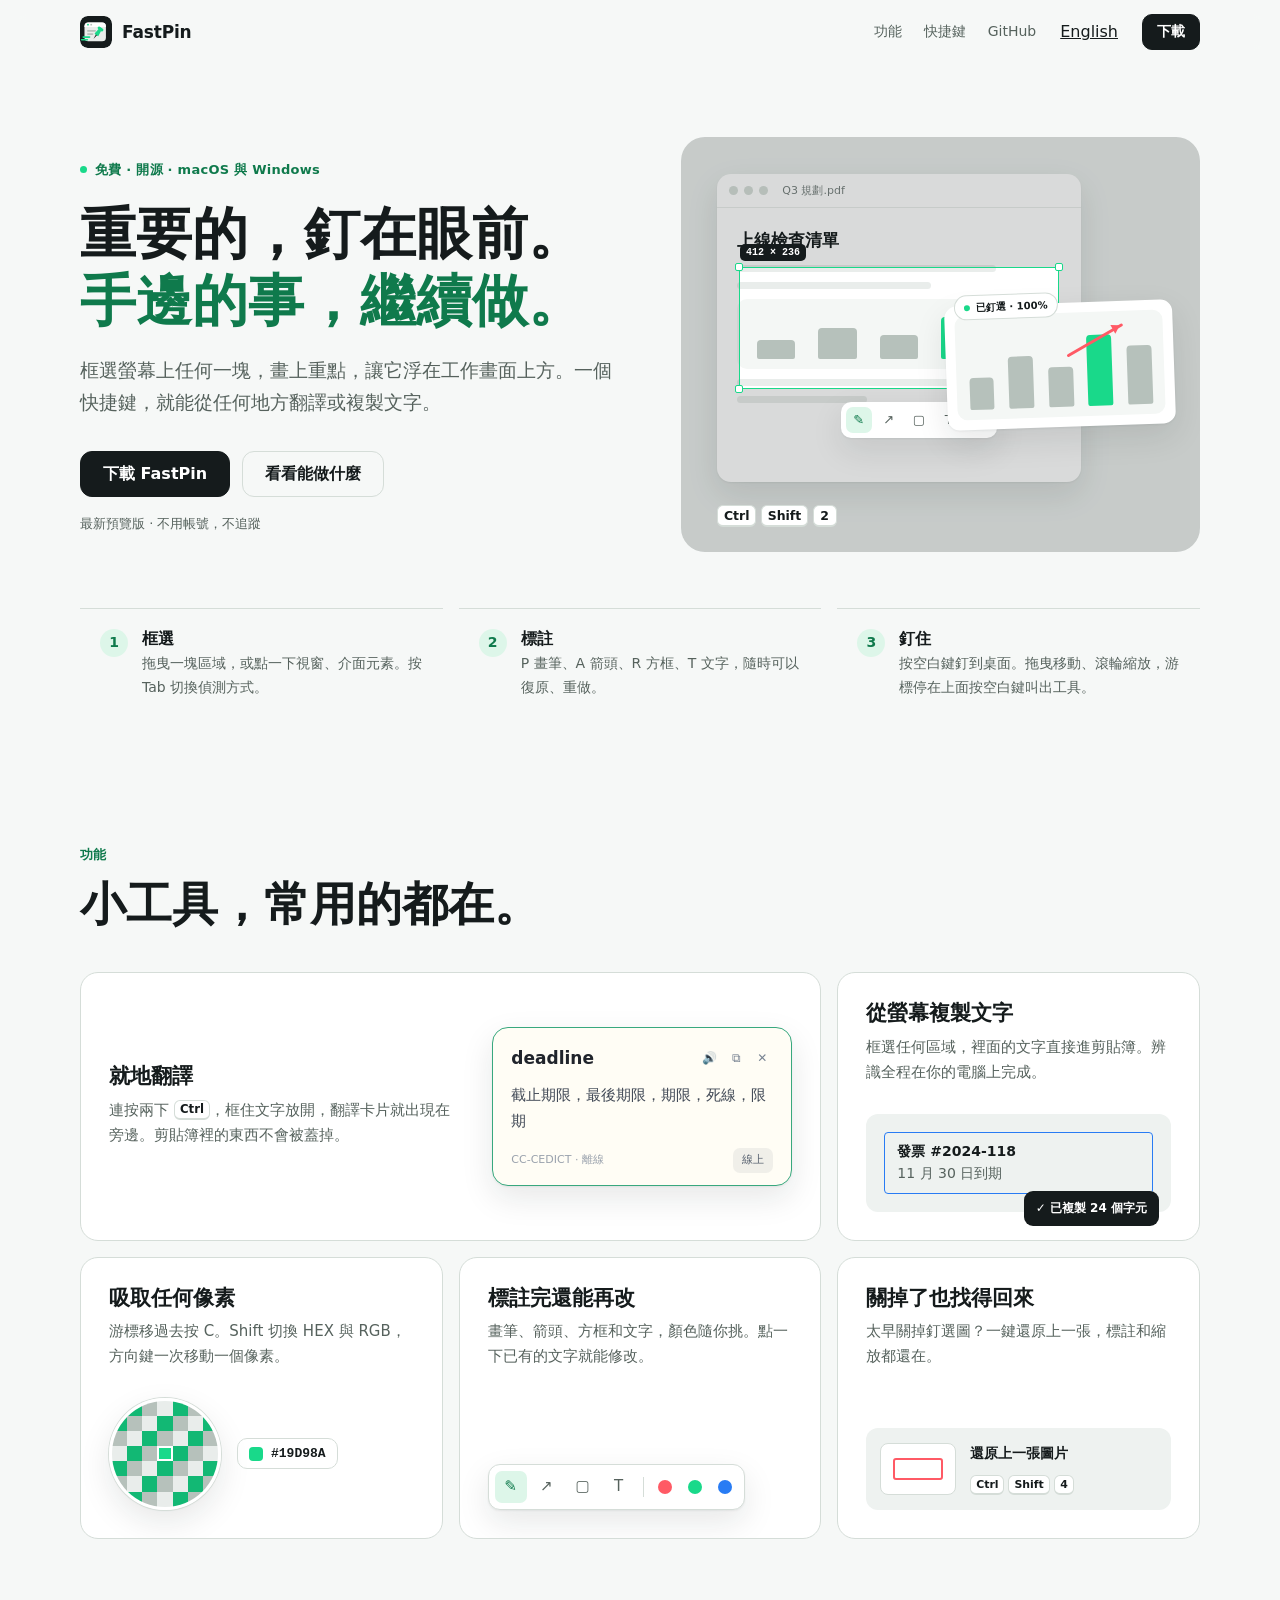
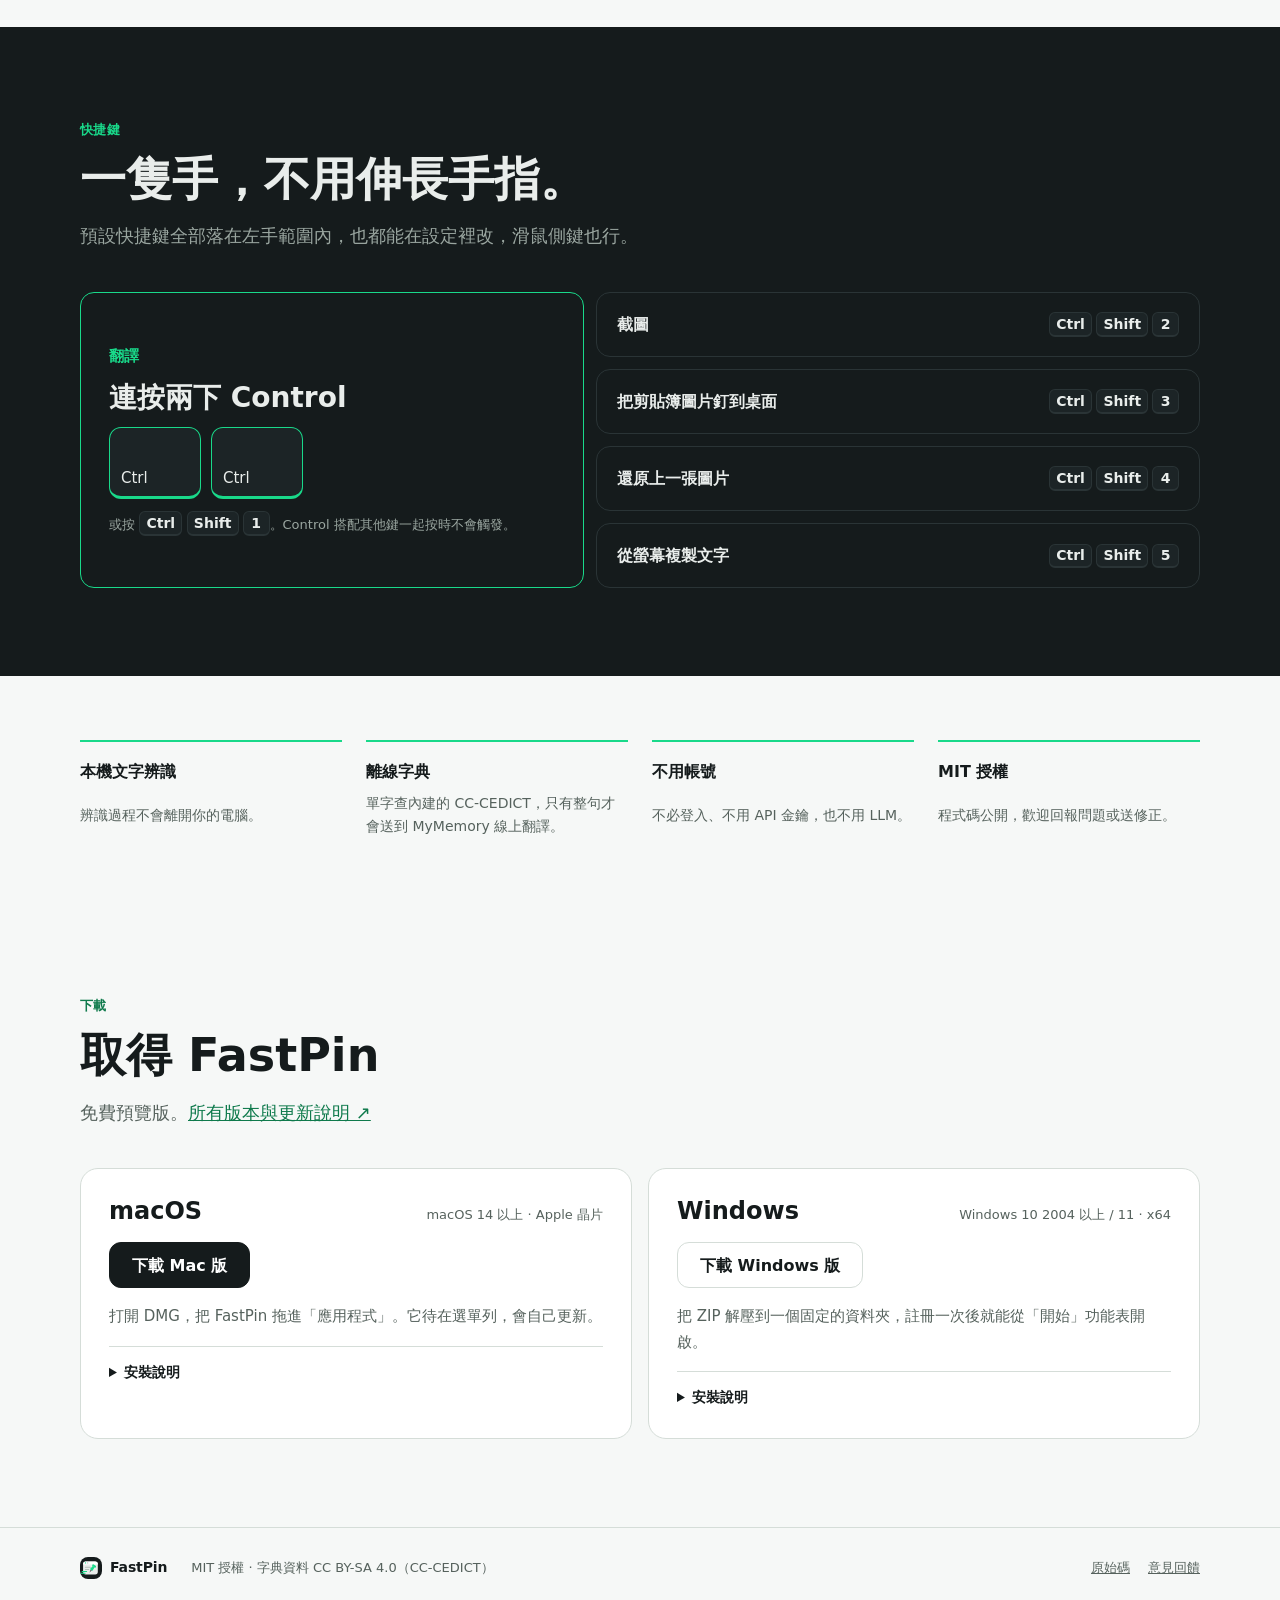
<file: site/zh/index.html>
<!doctype html>
<html lang="zh-Hant">
<head>
  <meta charset="utf-8">
  <meta name="viewport" content="width=device-width, initial-scale=1">
  <title>FastPin — 截圖、標註、釘在桌面</title>
  <meta name="description" content="FastPin 把截圖釘在工作畫面上方，就地翻譯文字，也能直接從螢幕複製文字。macOS 與 Windows 免費開源。">
  <meta name="theme-color" content="#151B1C">
  <meta property="og:title" content="FastPin — 截圖、標註、釘在桌面">
  <meta property="og:description" content="把截圖釘在工作畫面上方，從螢幕任何地方翻譯或複製文字。">
  <meta property="og:type" content="website">
  <meta property="og:locale" content="zh_TW">
  <link rel="alternate" hreflang="en" href="https://tempestshaw.github.io/FastPin/">
  <link rel="alternate" hreflang="zh-Hant" href="https://tempestshaw.github.io/FastPin/zh/">
  <link rel="icon" href="../assets/app-icon.svg" type="image/svg+xml">
  <link rel="stylesheet" href="../style.css">
</head>
<body>
  <a class="skip" href="#main">跳到主要內容</a>

  <header class="nav">
    <div class="wrap nav-row">
      <a class="brand" href="#main" aria-label="FastPin 首頁">
        <img src="../assets/app-icon.svg" alt="" width="32" height="32">
        <span>FastPin</span>
      </a>
      <nav class="nav-links" aria-label="頁面區塊">
        <a href="#features">功能</a>
        <a href="#shortcuts">快捷鍵</a>
        <a href="https://github.com/TempestShaw/FastPin">GitHub</a>
      </nav>
      <a class="lang-switch" href="../" hreflang="en" lang="en" data-lang-choice="en">English</a>
      <a class="button button-small" href="#download">下載</a>
    </div>
  </header>

  <main id="main">
    <section class="hero wrap">
      <div class="hero-copy">
        <p class="eyebrow"><span class="dot"></span>免費 · 開源 · macOS 與 Windows</p>
        <h1><span class="phrase">重要的，</span><span class="phrase">釘在眼前。</span><br><span class="accent"><span class="phrase">手邊的事，</span><span class="phrase">繼續做。</span></span></h1>
        <p class="lede">框選螢幕上任何一塊，畫上重點，讓它浮在工作畫面上方。一個快捷鍵，就能從任何地方翻譯或複製文字。</p>
        <div class="hero-actions">
          <a class="button" href="#download" data-primary-download>下載 FastPin</a>
          <a class="button button-ghost" href="#features">看看能做什麼</a>
        </div>
        <p class="fineprint" data-release-line>最新預覽版 · 不用帳號，不追蹤</p>
      </div>

      <div class="demo" aria-hidden="true">
        <div class="desk">
          <div class="window">
            <div class="window-bar"><i></i><i></i><i></i><span>Q3 規劃.pdf</span></div>
            <div class="window-body">
              <div class="doc-title">上線檢查清單</div>
              <div class="doc-line w80"></div>
              <div class="doc-line w60"></div>
              <div class="chart">
                <b style="--h:38%"></b><b style="--h:62%"></b><b style="--h:48%"></b><b style="--h:84%"></b><b style="--h:70%"></b>
              </div>
              <div class="doc-line w70"></div>
              <div class="doc-line w40"></div>
            </div>
            <div class="selection">
              <span class="handle tl"></span><span class="handle tr"></span><span class="handle bl"></span><span class="handle br"></span>
              <span class="size">412 × 236</span>
            </div>
            <div class="toolbar">
              <span class="tool on">✎</span><span class="tool">↗</span><span class="tool">▢</span><span class="tool">T</span><span class="swatch"></span>
            </div>
          </div>
          <div class="pin">
            <div class="pin-chart">
              <b style="--h:38%"></b><b style="--h:62%"></b><b style="--h:48%"></b><b style="--h:84%"></b><b style="--h:70%"></b>
            </div>
            <div class="pin-arrow"></div>
            <div class="pin-badge">已釘選 · 100%</div>
          </div>
          <div class="keys-toast"><kbd data-key="ctrl">Ctrl</kbd><kbd data-key="shift">Shift</kbd><kbd>2</kbd></div>
        </div>
      </div>
    </section>

    <section class="steps wrap" aria-label="使用方式">
      <div class="step"><span class="num">1</span><div><h3>框選</h3><p>拖曳一塊區域，或點一下視窗、介面元素。按 Tab 切換偵測方式。</p></div></div>
      <div class="step"><span class="num">2</span><div><h3>標註</h3><p>P 畫筆、A 箭頭、R 方框、T 文字，隨時可以復原、重做。</p></div></div>
      <div class="step"><span class="num">3</span><div><h3>釘住</h3><p>按空白鍵釘到桌面。拖曳移動、滾輪縮放，游標停在上面按空白鍵叫出工具。</p></div></div>
    </section>

    <section id="features" class="section wrap">
      <div class="section-head">
        <p class="eyebrow">功能</p>
        <h2>小工具，常用的都在。</h2>
      </div>

      <div class="bento">
        <article class="tile tile-translate">
          <div class="tile-text">
            <h3>就地翻譯</h3>
            <p>連按兩下 <kbd data-key="ctrl">Ctrl</kbd>，框住文字放開，翻譯卡片就出現在旁邊。剪貼簿裡的東西不會被蓋掉。</p>
          </div>
          <div class="mock-card">
            <div class="mock-card-head"><strong lang="en">deadline</strong><span class="mock-icons">🔊 ⧉ ✕</span></div>
            <p>截止期限，最後期限，期限，死線，限期</p>
            <div class="mock-card-foot"><span>CC-CEDICT · 離線</span><span class="pill">線上</span></div>
          </div>
        </article>

        <article class="tile tile-ocr">
          <div class="tile-text">
            <h3>從螢幕複製文字</h3>
            <p>框選任何區域，裡面的文字直接進剪貼簿。辨識全程在你的電腦上完成。</p>
          </div>
          <div class="mock-ocr">
            <div class="ocr-box"><span>發票 #2024-118</span><span>11 月 30 日到期</span></div>
            <div class="toast">✓ 已複製 24 個字元</div>
          </div>
        </article>

        <article class="tile tile-color">
          <div class="tile-text">
            <h3>吸取任何像素</h3>
            <p>游標移過去按 C。Shift 切換 HEX 與 RGB，方向鍵一次移動一個像素。</p>
          </div>
          <div class="mock-loupe">
            <div class="loupe" data-loupe></div>
            <span class="chip"><i></i>#19D98A</span>
          </div>
        </article>

        <article class="tile tile-markup">
          <div class="tile-text">
            <h3>標註完還能再改</h3>
            <p>畫筆、箭頭、方框和文字，顏色隨你挑。點一下已有的文字就能修改。</p>
          </div>
          <div class="mock-toolbar">
            <span class="tool on">✎</span><span class="tool">↗</span><span class="tool">▢</span><span class="tool">T</span>
            <span class="sep"></span>
            <span class="swatch" style="--c:#FF5A65"></span><span class="swatch" style="--c:#19D98A"></span><span class="swatch" style="--c:#287CF4"></span>
          </div>
        </article>

        <article class="tile tile-restore">
          <div class="tile-text">
            <h3>關掉了也找得回來</h3>
            <p>太早關掉釘選圖？一鍵還原上一張，標註和縮放都還在。</p>
          </div>
          <div class="mock-restore">
            <div class="thumb"></div>
            <div><strong>還原上一張圖片</strong><span class="keys"><kbd data-key="ctrl">Ctrl</kbd><kbd data-key="shift">Shift</kbd><kbd>4</kbd></span></div>
          </div>
        </article>
      </div>
    </section>

    <section id="shortcuts" class="section section-dark">
      <div class="wrap">
        <div class="section-head">
          <p class="eyebrow">快捷鍵</p>
          <h2>一隻手，不用伸長手指。</h2>
          <p class="section-lede">預設快捷鍵全部落在左手範圍內，也都能在設定裡改，滑鼠側鍵也行。</p>
        </div>
        <ul class="shortcut-list">
          <li class="featured"><span class="label">翻譯</span><h3>連按兩下 Control</h3><span class="keys"><kbd data-key="control-cap"><b></b>Ctrl</kbd><kbd data-key="control-cap"><b></b>Ctrl</kbd></span><span class="hint">或按 <kbd data-key="ctrl">Ctrl</kbd> <kbd data-key="shift">Shift</kbd> <kbd>1</kbd>。Control 搭配其他鍵一起按時不會觸發。</span></li>
          <li><span class="label">截圖</span><span class="keys"><kbd data-key="ctrl">Ctrl</kbd><kbd data-key="shift">Shift</kbd><kbd>2</kbd></span></li>
          <li><span class="label">把剪貼簿圖片釘到桌面</span><span class="keys"><kbd data-key="ctrl">Ctrl</kbd><kbd data-key="shift">Shift</kbd><kbd>3</kbd></span></li>
          <li><span class="label">還原上一張圖片</span><span class="keys"><kbd data-key="ctrl">Ctrl</kbd><kbd data-key="shift">Shift</kbd><kbd>4</kbd></span></li>
          <li><span class="label">從螢幕複製文字</span><span class="keys"><kbd data-key="ctrl">Ctrl</kbd><kbd data-key="shift">Shift</kbd><kbd>5</kbd></span></li>
        </ul>
      </div>
    </section>

    <section class="section wrap privacy" aria-label="隱私">
      <div class="privacy-item"><strong>本機文字辨識</strong><span>辨識過程不會離開你的電腦。</span></div>
      <div class="privacy-item"><strong>離線字典</strong><span>單字查內建的 CC-CEDICT，只有整句才會送到 MyMemory 線上翻譯。</span></div>
      <div class="privacy-item"><strong>不用帳號</strong><span>不必登入、不用 API 金鑰，也不用 LLM。</span></div>
      <div class="privacy-item"><strong>MIT 授權</strong><span>程式碼公開，歡迎回報問題或送修正。</span></div>
    </section>

    <section id="download" class="section wrap">
      <div class="section-head">
        <p class="eyebrow">下載</p>
        <h2>取得 FastPin</h2>
        <p class="section-lede" data-release-note>免費預覽版。<a href="https://github.com/TempestShaw/FastPin/releases">所有版本與更新說明 ↗</a></p>
      </div>
      <div class="downloads">
        <article class="download" data-os="mac">
          <div class="download-head">
            <h3>macOS</h3>
            <span class="req">macOS 14 以上 · Apple 晶片</span>
          </div>
          <a class="button" href="https://github.com/TempestShaw/FastPin/releases" data-asset="FastPin-macOS.dmg">下載 Mac 版</a>
          <p>打開 DMG，把 FastPin 拖進「應用程式」。它待在選單列，會自己更新。</p>
          <details>
            <summary>安裝說明</summary>
            <img src="../assets/install-preview.svg" alt="把 FastPin 拖進應用程式資料夾" loading="lazy">
            <p>預覽版尚未經過 Apple 公證。如果第一次開啟被 macOS 擋下，請參考 <a href="https://support.apple.com/zh-tw/102445">Apple 的說明</a>。系統詢問時請允許「螢幕錄製」；開啟「輔助使用」權限後，才能用介面元素偵測、滑鼠快捷鍵和連按兩下 Control。</p>
          </details>
        </article>
        <article class="download" data-os="windows">
          <div class="download-head">
            <h3>Windows</h3>
            <span class="req">Windows 10 2004 以上 / 11 · x64</span>
          </div>
          <a class="button button-ghost" href="https://github.com/TempestShaw/FastPin/releases" data-asset="FastPin-Windows-x64.zip">下載 Windows 版</a>
          <p>把 ZIP 解壓到一個固定的資料夾，註冊一次後就能從「開始」功能表開啟。</p>
          <details>
            <summary>安裝說明</summary>
            <div class="install-pair">
              <img src="../assets/extract-zip.svg" alt="解壓縮 FastPin ZIP" loading="lazy">
              <img src="../assets/developer-mode.svg" alt="開啟開發人員模式" loading="lazy">
            </div>
            <p>先開啟「開發人員模式」，在該資料夾開啟 PowerShell，執行 <code>Add-AppxPackage -Register "$PWD\AppxManifest.xml"</code>。Windows 版目前需要手動更新。</p>
          </details>
        </article>
      </div>
    </section>
  </main>

  <footer class="footer">
    <div class="wrap footer-row">
      <span class="brand brand-small"><img src="../assets/app-icon.svg" alt="" width="22" height="22">FastPin</span>
      <span>MIT 授權 · 字典資料 CC BY-SA 4.0（CC-CEDICT）</span>
      <span class="footer-links">
        <a href="https://github.com/TempestShaw/FastPin">原始碼</a>
        <a href="https://github.com/TempestShaw/FastPin/issues">意見回饋</a>
      </span>
    </div>
  </footer>

  <script src="../main.js" defer></script>
</body>
</html>
</file>
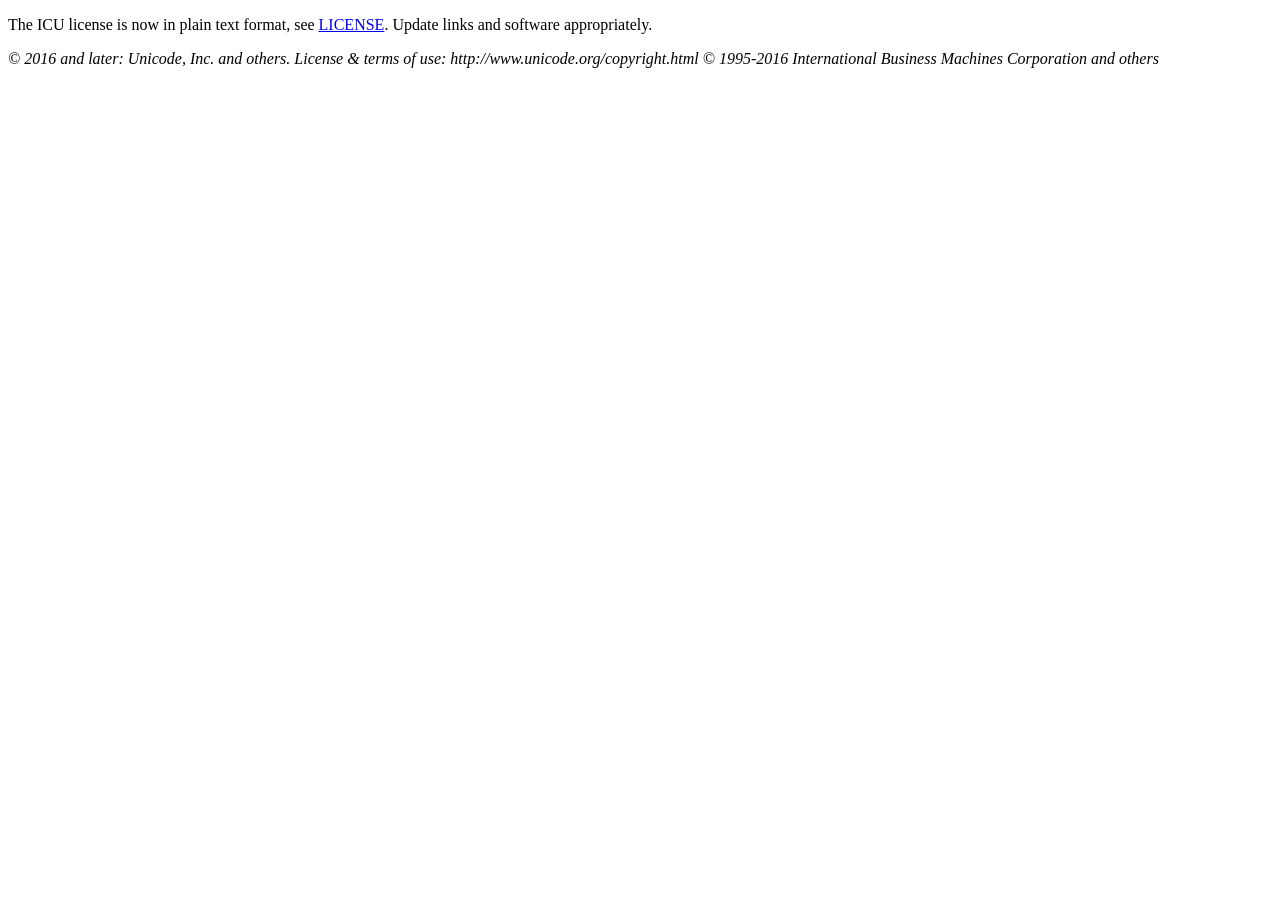
<file: licenses/third-party/macOS/icu4c@78/license.html>
<!DOCTYPE HTML PUBLIC "-//W3C//DTD HTML 4.01 Transitional//EN"
   "http://www.w3.org/TR/html4/loose.dtd">
<html>
<head>
<meta http-equiv="Content-Type" content="text/html;charset=UTF-8">
<title>ICU License - moved to LICENSE</title>
</head>

<body BGCOLOR="#ffffff">
  <p>
    The ICU license is now in plain text format, see <a href="./LICENSE">LICENSE</a>.
Update links and software appropriately.
  </p>
  <i>© 2016 and later: Unicode, Inc. and others. License &amp; terms of use: http://www.unicode.org/copyright.html</i> 
  <i>© 1995-2016 International Business Machines Corporation and others</i>

</body>
</html>
</file>
<file: site/style.css>
/* FastPin site. Flat brand palette (see public/README.md): no gradients. */
:root {
  --ink: #151B1C;
  --mint: #19D98A;
  --mint-ink: #0F7A4C;
  --mint-soft: #DDF6E9;
  --stone: #E9EDEB;
  --paper: #FFFFFF;
  --bg: #F6F8F7;
  --line: #D5DDD8;
  --muted: #56625D;
  --text: #151B1C;
  --surface: #FFFFFF;
  --surface-2: #EEF2F0;
  --shadow: 0 1px 2px rgba(21, 27, 28, .06), 0 12px 32px rgba(21, 27, 28, .10);
  --radius: 18px;
  --font: -apple-system, BlinkMacSystemFont, "SF Pro Text", "Segoe UI", system-ui, "PingFang TC", "Microsoft JhengHei", sans-serif;
  --mono: ui-monospace, "SF Mono", "Cascadia Mono", Menlo, Consolas, monospace;
  color-scheme: light;
}
/* Each Chinese script uses its own system font so glyph shapes match the page. */
:root:lang(zh-Hant) { --font: -apple-system, BlinkMacSystemFont, "PingFang TC", "Segoe UI", "Microsoft JhengHei", system-ui, sans-serif; }
:root:lang(zh-Hans) { --font: -apple-system, BlinkMacSystemFont, "PingFang SC", "Segoe UI", "Microsoft YaHei", system-ui, sans-serif; }
@media (prefers-color-scheme: dark) {
  :root:not([data-theme="light"]) {
    --bg: #0E1213; --surface: #151B1C; --surface-2: #1C2426; --line: #2A3436;
    --text: #E9EDEB; --muted: #9AA6A0; --mint-ink: #19D98A; --mint-soft: #133B2A;
    --shadow: 0 1px 2px rgba(0, 0, 0, .4), 0 12px 32px rgba(0, 0, 0, .45);
    color-scheme: dark;
  }
}
:root[data-theme="dark"] {
  --bg: #0E1213; --surface: #151B1C; --surface-2: #1C2426; --line: #2A3436;
  --text: #E9EDEB; --muted: #9AA6A0; --mint-ink: #19D98A; --mint-soft: #133B2A;
  --shadow: 0 1px 2px rgba(0, 0, 0, .4), 0 12px 32px rgba(0, 0, 0, .45);
  color-scheme: dark;
}

* { box-sizing: border-box; }
html { scroll-behavior: smooth; }
body {
  margin: 0; background: var(--bg); color: var(--text);
  font: 16px/1.55 var(--font); -webkit-font-smoothing: antialiased;
}
img { max-width: 100%; display: block; }
a { color: inherit; }
h1, h2, h3 { margin: 0; letter-spacing: -0.025em; line-height: 1.08; }
p { margin: 0; }
code { font: .86em var(--mono); background: var(--surface-2); padding: .1em .35em; border-radius: 5px; word-break: break-all; }
.wrap { width: min(1120px, 100% - 32px); margin-inline: auto; }
.skip { position: absolute; left: -999px; }
.skip:focus { left: 16px; top: 16px; z-index: 10; background: var(--surface); padding: 8px 12px; border-radius: 8px; }
:focus-visible { outline: 2px solid var(--mint); outline-offset: 3px; border-radius: 6px; }

kbd {
  display: inline-flex; align-items: center; justify-content: center; min-width: 1.9em; height: 1.75em; padding: 0 .45em;
  font: 600 .78em var(--font); color: var(--text); background: var(--surface);
  border: 1px solid var(--line); border-bottom-width: 2px; border-radius: 6px; vertical-align: .1em;
}

/* Buttons */
.button {
  display: inline-flex; align-items: center; justify-content: center; gap: 8px; min-height: 46px; padding: 0 22px;
  border-radius: 12px; border: 1px solid var(--ink); background: var(--ink); color: #fff;
  font-weight: 600; text-decoration: none; transition: transform .15s ease, background .15s ease;
}
.button:hover { transform: translateY(-1px); background: #232c2e; }
.button-ghost { background: transparent; color: var(--text); border-color: var(--line); }
.button-ghost:hover { background: var(--surface); }
.button-small { min-height: 36px; padding: 0 14px; font-size: 14px; border-radius: 10px; }
@media (prefers-color-scheme: dark) {
  :root:not([data-theme="light"]) .button:not(.button-ghost) { background: var(--mint); border-color: var(--mint); color: var(--ink); }
}
:root[data-theme="dark"] .button:not(.button-ghost) { background: var(--mint); border-color: var(--mint); color: var(--ink); }

/* Navigation */
.nav { position: sticky; top: 0; z-index: 5; background: color-mix(in srgb, var(--bg) 86%, transparent); backdrop-filter: saturate(1.4) blur(12px); border-bottom: 1px solid transparent; }
.nav.scrolled { border-bottom-color: var(--line); }
.nav-row { display: flex; align-items: center; gap: 24px; height: 64px; }
.brand { display: inline-flex; align-items: center; gap: 10px; font-weight: 700; font-size: 17px; text-decoration: none; letter-spacing: -0.01em; }
.brand img { border-radius: 8px; }
.brand-small { font-size: 14px; gap: 8px; }
.nav-links { display: flex; gap: 22px; margin-left: auto; font-size: 14px; }
.nav-links a { text-decoration: none; color: var(--muted); }
.nav-links a:hover { color: var(--text); }
.langs { display: flex; gap: 12px; font-size: 14px; }
.langs a { color: var(--muted); text-decoration: none; }
.langs a:hover { color: var(--text); }
.langs [aria-current] { color: var(--text); font-weight: 600; }

/* Chinese: no negative tracking on CJK headings, a little more line height. */
:lang(zh) h1, :lang(zh) h2, :lang(zh) h3 { letter-spacing: 0; line-height: 1.2; }
body:lang(zh) { line-height: 1.7; }
.hero h1:lang(zh) { font-size: clamp(34px, 9vw, 56px); }

/* Hero */
.hero { display: grid; grid-template-columns: 1.05fr 1fr; gap: 56px; align-items: center; padding: 72px 0 56px; }
.eyebrow { display: inline-flex; align-items: center; gap: 8px; font-size: 13px; font-weight: 600; color: var(--mint-ink); letter-spacing: .02em; }
.dot { width: 7px; height: 7px; border-radius: 50%; background: var(--mint); }
.hero h1 { font-size: clamp(40px, 5.2vw, 58px); margin: 18px 0 20px; font-weight: 750; }
.accent { color: var(--mint-ink); }
.lede { font-size: 19px; color: var(--muted); max-width: 30em; }
.hero-actions { display: flex; flex-wrap: wrap; gap: 12px; margin: 32px 0 16px; }
.fineprint { font-size: 13px; color: var(--muted); }

/* Hero demo: a flat desk with a capture that turns into a pin. */
.demo { position: relative; }
.desk { position: relative; aspect-ratio: 5 / 4; background: var(--stone); border-radius: 24px; overflow: hidden; }
@media (prefers-color-scheme: dark) { :root:not([data-theme="light"]) .desk { background: #1C2426; } }
:root[data-theme="dark"] .desk { background: #1C2426; }
.window { position: absolute; left: 7%; top: 9%; width: 70%; height: 74%; background: #fff; border-radius: 14px; box-shadow: var(--shadow); color: #151B1C; }
.window-bar { display: flex; align-items: center; gap: 6px; height: 34px; padding: 0 12px; border-bottom: 1px solid #E9EDEB; font-size: 11px; color: #77817E; }
.window-bar i { width: 9px; height: 9px; border-radius: 50%; background: #D5DDD8; }
.window-bar span { margin-left: 8px; }
.window-body { padding: 18px 20px; display: grid; gap: 10px; }
.doc-title { font-weight: 700; font-size: clamp(13px, 1.5vw, 17px); }
.doc-line { height: 7px; border-radius: 4px; background: #E9EDEB; }
.w80 { width: 80%; } .w70 { width: 70%; } .w60 { width: 60%; } .w40 { width: 40%; }
.chart, .pin-chart { display: flex; align-items: flex-end; gap: 8%; height: 34%; min-height: 70px; padding: 10px 6%; background: #F4F7F5; border-radius: 10px; }
.chart b, .pin-chart b { flex: 1; height: var(--h); background: #B6C1BB; border-radius: 4px 4px 2px 2px; }
.chart b:nth-child(4), .pin-chart b:nth-child(4) { background: var(--mint); }

.selection { position: absolute; left: 6%; top: 30%; width: 88%; height: 40%; border: 1.5px solid var(--mint); border-radius: 4px; box-shadow: 0 0 0 9999px rgba(21, 27, 28, .16); animation: select 7s ease-in-out infinite; }
.handle { position: absolute; width: 8px; height: 8px; background: #fff; border: 1.5px solid var(--mint); border-radius: 2px; }
.tl { left: -5px; top: -5px; } .tr { right: -5px; top: -5px; } .bl { left: -5px; bottom: -5px; } .br { right: -5px; bottom: -5px; }
.size { position: absolute; left: 0; top: -24px; font: 600 10px var(--mono); color: #fff; background: #151B1C; padding: 3px 6px; border-radius: 5px; }
.toolbar { position: absolute; left: 34%; top: 74%; display: flex; gap: 4px; padding: 5px; background: #fff; border-radius: 10px; box-shadow: var(--shadow); animation: tools 7s ease-in-out infinite; }
.tool { display: grid; place-items: center; width: 26px; height: 26px; border-radius: 7px; font-size: 13px; color: #56625D; }
.tool.on { background: var(--mint-soft); color: #0F7A4C; }
.swatch { width: 14px; height: 14px; margin: 6px; border-radius: 50%; background: var(--c, #FF5A65); }

.pin { position: absolute; right: 5%; top: 40%; width: 44%; padding: 10px; background: #fff; border-radius: 12px; box-shadow: var(--shadow); transform: rotate(-2deg); animation: pin 7s ease-in-out infinite; }
.pin-chart { height: auto; aspect-ratio: 2 / 1; min-height: 0; }
.pin-arrow { position: absolute; right: 22%; top: 18%; width: 28%; height: 3px; background: #FF5A65; border-radius: 2px; transform: rotate(-28deg); transform-origin: right; }
.pin-arrow::after { content: ""; position: absolute; right: -2px; top: -4px; border: 5px solid transparent; border-left: 8px solid #FF5A65; }
.pin-badge { position: absolute; left: 10px; top: -11px; display: inline-flex; align-items: center; gap: 6px; padding: 3px 9px; font-size: 10px; font-weight: 700; color: #151B1C; background: #fff; border: 1px solid #D5DDD8; border-radius: 999px; }
.pin-badge::before { content: ""; width: 6px; height: 6px; border-radius: 50%; background: var(--mint); }

.keys-toast { position: absolute; left: 7%; bottom: 6%; display: flex; gap: 5px; animation: keys 7s ease-in-out infinite; }

@keyframes select {
  0%, 6% { width: 0; height: 0; opacity: 0; }
  10% { opacity: 1; width: 0; height: 0; }
  30%, 64% { width: 88%; height: 40%; opacity: 1; }
  72%, 100% { width: 88%; height: 40%; opacity: 0; }
}
@keyframes tools { 0%, 32% { opacity: 0; transform: translateY(6px); } 38%, 64% { opacity: 1; transform: none; } 72%, 100% { opacity: 0; } }
@keyframes pin { 0%, 66% { opacity: 0; transform: translateY(18px) rotate(-2deg) scale(.96); } 76%, 94% { opacity: 1; transform: rotate(-2deg); } 100% { opacity: 0; transform: rotate(-2deg); } }
@keyframes keys { 0%, 2% { opacity: 0; } 4%, 22% { opacity: 1; } 28%, 100% { opacity: 0; } }
@media (prefers-reduced-motion: reduce) {
  .selection, .toolbar, .pin, .keys-toast { animation: none; }
  .keys-toast { opacity: 0; }
}

/* Steps */
.steps { display: grid; grid-template-columns: repeat(3, 1fr); gap: 16px; padding-bottom: 32px; }
.step { display: flex; gap: 14px; padding: 20px; border-top: 1px solid var(--line); }
.step h3 { font-size: 16px; margin-bottom: 4px; }
.step p { font-size: 14px; color: var(--muted); }
.num { flex: none; display: grid; place-items: center; width: 28px; height: 28px; border-radius: 50%; background: var(--mint-soft); color: var(--mint-ink); font-weight: 700; font-size: 14px; }

/* Sections */
.section { padding: 88px 0; }
.section-head { max-width: 640px; margin-bottom: 40px; }
.section-head h2 { font-size: clamp(32px, 4.4vw, 46px); margin-top: 10px; font-weight: 720; }
.section-lede { margin-top: 14px; font-size: 18px; color: var(--muted); }
.section-lede a { color: var(--mint-ink); }

/* Bento */
.bento { display: grid; grid-template-columns: repeat(6, 1fr); gap: 16px; }
.tile { position: relative; display: flex; flex-direction: column; justify-content: space-between; gap: 28px; min-height: 260px; padding: 28px; background: var(--surface); border: 1px solid var(--line); border-radius: var(--radius); overflow: hidden; }
.tile h3 { font-size: 21px; margin-bottom: 8px; }
.tile p { color: var(--muted); font-size: 15px; max-width: 34em; }
.tile-translate { grid-column: span 4; flex-direction: row; align-items: center; }
.tile-translate .tile-text { flex: 1; }
.tile-ocr { grid-column: span 2; }
.tile-color, .tile-markup, .tile-restore { grid-column: span 2; }

.mock-card { flex: none; width: min(300px, 100%); padding: 16px 18px 12px; background: #FFFDF5; border: 1.25px solid #38A87E; border-radius: 16px; box-shadow: var(--shadow); color: #20242B; }
.mock-card-head { display: flex; justify-content: space-between; align-items: center; font-size: 17px; }
.mock-icons { font-size: 12px; letter-spacing: 6px; color: #778291; }
.mock-card p { color: #414956; font-size: 15px; margin: 10px 0 14px; }
.mock-card-foot { display: flex; justify-content: space-between; align-items: center; font-size: 11px; color: #9AA2AD; }
.pill { padding: 3px 9px; border-radius: 7px; background: rgba(70, 80, 95, .08); color: #586270; }

.mock-ocr { position: relative; padding: 18px; background: var(--surface-2); border-radius: 12px; }
.ocr-box { display: grid; gap: 4px; padding: 10px 12px; border: 1.5px solid #287CF4; border-radius: 4px; font: 600 14px var(--font); }
.ocr-box span:last-child { font-weight: 400; color: var(--muted); }
.toast { position: absolute; right: 12px; bottom: -14px; padding: 7px 12px; background: var(--ink); color: #fff; font-size: 12px; font-weight: 600; border-radius: 9px; }

.mock-loupe { display: flex; align-items: center; gap: 16px; }
.loupe { display: grid; grid-template-columns: repeat(7, 1fr); width: 112px; height: 112px; border-radius: 50%; overflow: hidden; border: 3px solid var(--surface); box-shadow: 0 0 0 1px var(--line), var(--shadow); }
.loupe i { display: block; }
.loupe i.center { outline: 2px solid #fff; outline-offset: -2px; position: relative; z-index: 1; }
.chip { display: inline-flex; align-items: center; gap: 8px; padding: 7px 11px; border: 1px solid var(--line); border-radius: 10px; font: 600 13px var(--mono); }
.chip i { width: 14px; height: 14px; border-radius: 4px; background: var(--mint); }

.mock-toolbar { display: inline-flex; align-items: center; gap: 4px; align-self: flex-start; padding: 6px; background: var(--surface); border: 1px solid var(--line); border-radius: 12px; box-shadow: var(--shadow); }
.mock-toolbar .tool { width: 32px; height: 32px; font-size: 15px; color: var(--muted); }
.mock-toolbar .tool.on { color: var(--mint-ink); }
.sep { width: 1px; height: 20px; margin: 0 4px; background: var(--line); }

.mock-restore { display: flex; align-items: center; gap: 14px; padding: 14px; background: var(--surface-2); border-radius: 12px; font-size: 14px; }
.mock-restore strong { display: block; margin-bottom: 6px; }
.thumb { flex: none; width: 76px; height: 52px; border-radius: 8px; background: var(--surface); border: 1px solid var(--line); position: relative; }
.thumb::after { content: ""; position: absolute; inset: 14px 12px; border: 2px solid #FF5A65; border-radius: 3px; }
.keys { display: inline-flex; gap: 4px; }

/* Shortcuts */
.section-dark { background: var(--ink); color: #E9EDEB; --line: #2A3436; --muted: #9AA6A0; --surface: #1C2426; --text: #E9EDEB; --mint-ink: #19D98A; }
.shortcut-list { list-style: none; margin: 0; padding: 0; display: grid; grid-template-columns: 1fr 1.2fr; gap: 12px; }
.shortcut-list li:not(.featured) { grid-column: 2; }
.shortcut-list li { display: flex; align-items: center; gap: 14px; padding: 18px 20px; border: 1px solid var(--line); border-radius: 14px; }
.shortcut-list .label { flex: 1; font-weight: 600; }
.shortcut-list kbd { font-size: 14px; }
.shortcut-list .featured { grid-column: 1; grid-row: 1 / span 4; flex-direction: column; align-items: flex-start; justify-content: center; gap: 12px; padding: 28px; border-color: var(--mint); }
.shortcut-list .featured .label { flex: none; font-size: 15px; color: var(--mint); }
.shortcut-list .featured .keys kbd { flex-direction: column; align-items: flex-start; justify-content: space-between; width: 92px; height: 72px; padding: 9px 11px; font-size: 15px; font-weight: 500; border-color: var(--mint); border-radius: 12px; border-bottom-width: 3px; }
.shortcut-list .featured .keys kbd b { align-self: flex-end; font-size: 18px; font-weight: 500; }
.shortcut-list .featured h3 { font-size: 28px; }
.shortcut-list .featured .keys { gap: 10px; }
.hint { font-size: 13px; color: var(--muted); }

/* Privacy */
.privacy { display: grid; grid-template-columns: repeat(4, 1fr); gap: 24px; padding: 64px 0; }
.privacy-item { display: grid; gap: 6px; padding-top: 16px; border-top: 2px solid var(--mint); }
.privacy-item span { font-size: 14px; color: var(--muted); }

/* Downloads */
.downloads { display: grid; grid-template-columns: repeat(2, 1fr); gap: 16px; }
.download { display: grid; gap: 16px; align-content: start; padding: 28px; background: var(--surface); border: 1px solid var(--line); border-radius: var(--radius); }
.download.recommended { border-color: var(--mint); box-shadow: 0 0 0 1px var(--mint); }
.download-head { display: flex; justify-content: space-between; align-items: baseline; gap: 12px; flex-wrap: wrap; }
.download h3 { font-size: 24px; }
.req { font-size: 13px; color: var(--muted); }
.download .button { justify-self: start; }
.download > p { color: var(--muted); font-size: 15px; }
details { border-top: 1px solid var(--line); padding-top: 14px; font-size: 14px; color: var(--muted); }
summary { cursor: pointer; font-weight: 600; color: var(--text); }
details img { margin: 14px 0; border-radius: 12px; background: var(--paper); }
details a { color: var(--mint-ink); }
.install-pair { display: grid; grid-template-columns: 1fr 1fr; gap: 10px; }

/* Footer */
.footer { border-top: 1px solid var(--line); padding: 28px 0; font-size: 13px; color: var(--muted); }
.footer-row { display: flex; flex-wrap: wrap; align-items: center; gap: 12px 24px; }
.footer-row .brand { color: var(--text); }
.footer-links { display: flex; gap: 18px; margin-left: auto; }

/* Narrow screens */
@media (max-width: 900px) {
  .hero { grid-template-columns: 1fr; padding-top: 40px; gap: 40px; }
  .bento { grid-template-columns: 1fr 1fr; }
  .tile-translate { grid-column: span 2; }
  .tile-ocr, .tile-color, .tile-markup, .tile-restore { grid-column: span 1; }
  .privacy { grid-template-columns: 1fr 1fr; }
}
@media (max-width: 640px) {
  .nav-links { display: none; }
  .langs { margin-left: auto; }
  .steps, .downloads, .shortcut-list { grid-template-columns: 1fr; }
  .shortcut-list .featured, .shortcut-list li:not(.featured) { grid-column: auto; grid-row: auto; }
  .bento { grid-template-columns: 1fr; }
  .tile-translate, .tile-ocr, .tile-color, .tile-markup, .tile-restore { grid-column: auto; }
  .tile-translate { flex-direction: column; align-items: stretch; }
  .tile { min-height: 0; padding: 22px; }
  .privacy { grid-template-columns: 1fr; padding: 40px 0; }
  .section { padding: 64px 0; }
  .footer-links { margin-left: 0; }
  .lede { font-size: 17px; }
}
</file>
